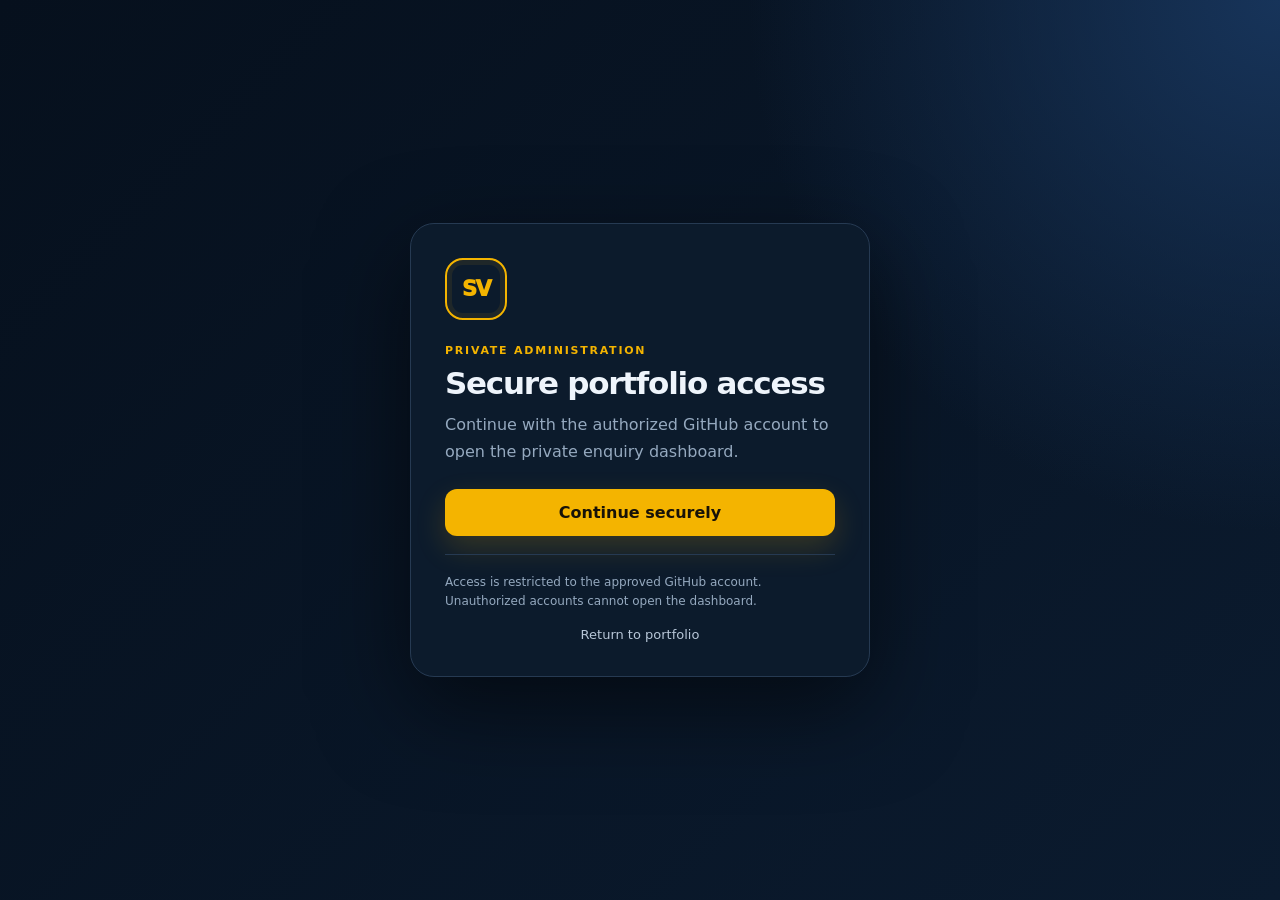
<file: admin-login/index.html>
<!doctype html>
<html lang="en">
<head>
  <meta charset="utf-8">
  <meta name="viewport" content="width=device-width,initial-scale=1">
  <meta name="robots" content="noindex,nofollow,noarchive">
  <meta name="theme-color" content="#07111f">
  <title>SV Private Access</title>
  <style>
    :root{--bg:#06101d;--panel:#0d1b2d;--line:#263a52;--text:#eef4fb;--muted:#95a9bf;--gold:#f4b400}
    *{box-sizing:border-box}body{margin:0;min-height:100vh;display:grid;place-items:center;padding:24px;background:radial-gradient(circle at top right,#17345a 0,transparent 34%),linear-gradient(135deg,#06101d,#0b1b2f);color:var(--text);font-family:Inter,system-ui,-apple-system,"Segoe UI",sans-serif}
    .card{width:min(460px,100%);padding:34px;border:1px solid var(--line);border-radius:24px;background:rgba(13,27,45,.97);box-shadow:0 30px 90px #0008}
    .mark{width:62px;height:62px;display:grid;place-items:center;border:2px solid var(--gold);border-radius:18px;color:var(--gold);font-size:21px;font-weight:950;letter-spacing:-.08em;box-shadow:inset 0 0 0 5px rgba(244,180,0,.08)}
    .eyebrow{display:block;margin-top:24px;color:var(--gold);font-size:11px;font-weight:900;letter-spacing:.16em}.card h1{margin:8px 0 10px;font-size:31px;letter-spacing:-.04em}.card p{margin:0;color:var(--muted);line-height:1.7}
    .btn{display:flex;align-items:center;justify-content:center;gap:10px;width:100%;margin-top:24px;padding:14px 18px;border:0;border-radius:12px;background:var(--gold);color:#171208;text-decoration:none;font-weight:900;box-shadow:0 12px 30px rgba(244,180,0,.18)}
    .note{margin-top:18px;padding-top:18px;border-top:1px solid var(--line);font-size:12px;color:var(--muted);line-height:1.6}.back{display:block;margin-top:16px;text-align:center;color:#b8c7d8;text-decoration:none;font-size:13px}
  </style>
</head>
<body>
  <main class="card">
    <div class="mark">SV</div>
    <span class="eyebrow">PRIVATE ADMINISTRATION</span>
    <h1>Secure portfolio access</h1>
    <p>Continue with the authorized GitHub account to open the private enquiry dashboard.</p>
    <a class="btn" href="https://sp-portfolio-api.spverma135.workers.dev/admin/">Continue securely</a>
    <div class="note">Access is restricted to the approved GitHub account. Unauthorized accounts cannot open the dashboard.</div>
    <a class="back" href="../">Return to portfolio</a>
  </main>
</body>
</html>
</file>
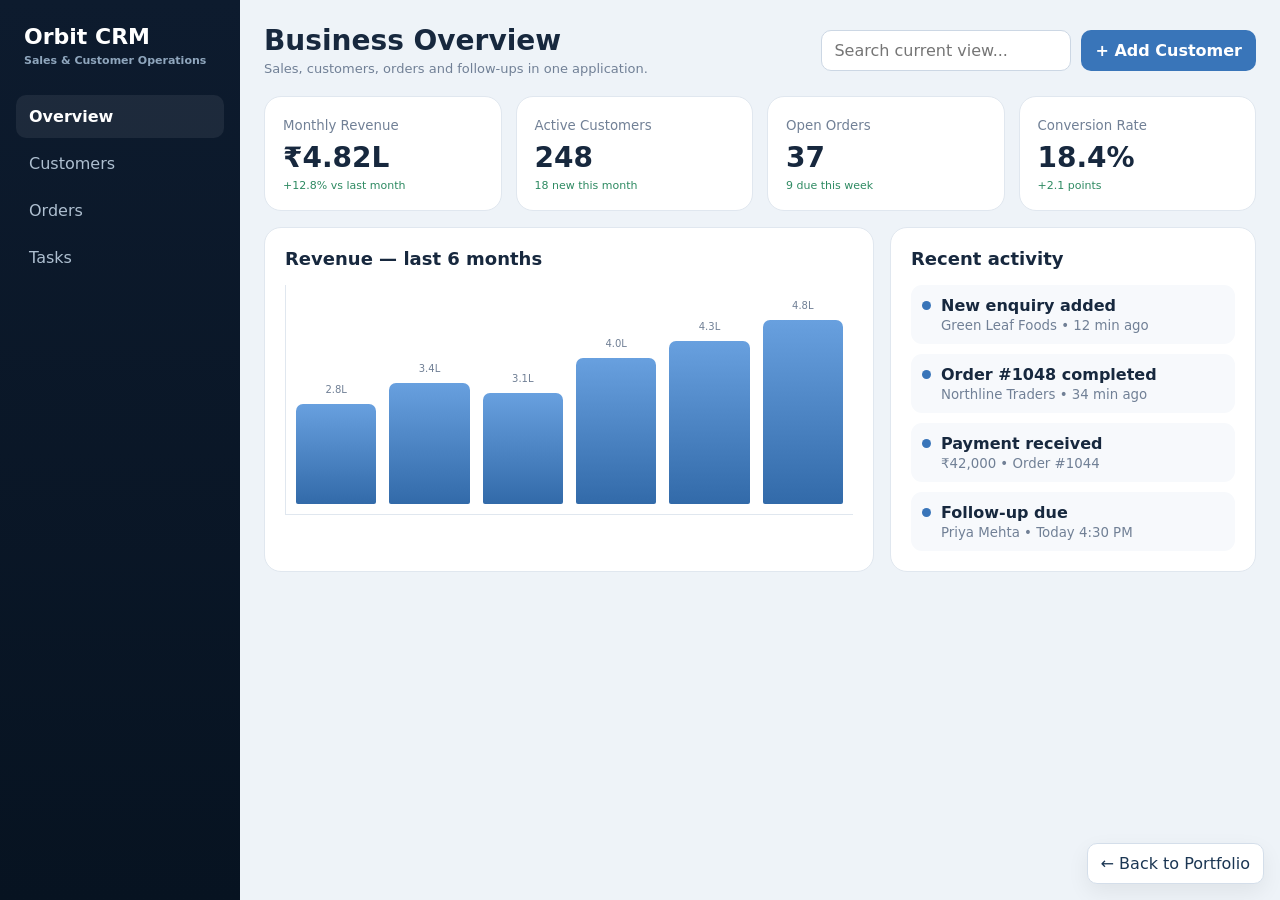
<file: projects/dashboard/index.html>
<!doctype html><html lang="en"><head><meta charset="utf-8"><meta name="viewport" content="width=device-width,initial-scale=1"><title>Orbit CRM — Working Business App Demo</title><style>:root{--nav:#0d1b2e;--nav2:#132944;--blue:#3975b9;--bg:#eef3f8;--ink:#17283e;--muted:#718096;--green:#2e8a62;--amber:#d6982c;--red:#b65252}*{box-sizing:border-box}body{margin:0;font-family:Inter,system-ui,-apple-system,"Segoe UI",sans-serif;background:var(--bg);color:var(--ink)}button,input,select{font:inherit}.app{min-height:100vh;display:grid;grid-template-columns:240px 1fr}.sidebar{background:linear-gradient(180deg,var(--nav),#071321);color:#fff;padding:24px 16px;position:sticky;top:0;height:100vh}.brand{font-size:22px;font-weight:900;margin:0 8px 28px}.brand small{display:block;color:#8fa6bd;font-size:11px;margin-top:5px}.navbtn{display:block;width:100%;border:0;background:transparent;color:#aebfd0;padding:12px 13px;border-radius:10px;text-align:left;margin:4px 0;cursor:pointer}.navbtn.active{background:#ffffff12;color:#fff;font-weight:800}.main{padding:24px}.top{display:flex;gap:16px;align-items:center;margin-bottom:20px}.top h1{font-size:28px;margin:0}.top p{font-size:13px;color:var(--muted);margin:4px 0 0}.actions{margin-left:auto;display:flex;gap:10px}.actions input{border:1px solid #ccd7e4;background:#fff;border-radius:10px;padding:10px 12px;min-width:250px}.primary{border:0;background:var(--blue);color:#fff;border-radius:10px;padding:11px 14px;font-weight:800;cursor:pointer}.view{display:none}.view.active{display:block}.kpis{display:grid;grid-template-columns:repeat(4,1fr);gap:14px}.kpi{background:#fff;border:1px solid #e0e7ef;border-radius:17px;padding:18px}.kpi small{color:var(--muted)}.kpi strong{display:block;font-size:28px;margin-top:7px}.kpi em{display:block;font-style:normal;font-size:11px;color:var(--green);margin-top:5px}.overview-grid{display:grid;grid-template-columns:1.25fr .75fr;gap:16px;margin-top:16px}.panel{background:#fff;border:1px solid #e0e7ef;border-radius:17px;padding:20px}.panel h2{font-size:18px;margin:0 0 16px}.chart{height:230px;display:flex;align-items:end;gap:13px;border-left:1px solid #e0e7ef;border-bottom:1px solid #e0e7ef;padding:10px}.bar{flex:1;background:linear-gradient(#68a0df,#326aa9);border-radius:7px 7px 2px 2px;position:relative}.bar:after{content:attr(data-v);position:absolute;top:-20px;left:50%;transform:translateX(-50%);font-size:10px;color:#718096}.activity{display:grid;gap:10px}.act{display:flex;gap:10px;align-items:flex-start;padding:11px;background:#f7f9fc;border-radius:11px}.dot{width:9px;height:9px;background:var(--blue);border-radius:50%;margin-top:5px}.act small{display:block;color:var(--muted);margin-top:3px}.table-card{background:#fff;border:1px solid #e0e7ef;border-radius:17px;overflow:auto}.table-head{display:flex;align-items:center;gap:10px;padding:18px 18px 10px}.table-head h2{margin:0}.table-head input,.table-head select{margin-left:auto;border:1px solid #cfd9e5;border-radius:9px;padding:9px 11px}.table-head select{margin-left:0}table{width:100%;border-collapse:collapse;min-width:800px}th,td{text-align:left;padding:12px 14px;border-bottom:1px solid #e8edf3;font-size:13px}th{font-size:11px;color:#718096;background:#f9fbfd}.status{padding:5px 8px;border-radius:999px;font-size:11px;font-weight:800}.active-st{background:#e5f4ed;color:#24704e}.lead-st{background:#e8f0fb;color:#326aa9}.pending-st{background:#fff3d8;color:#936615}.done-st{background:#e5f4ed;color:#24704e}.task-grid{display:grid;grid-template-columns:repeat(3,1fr);gap:14px}.task-col{background:#e7edf4;border-radius:16px;padding:13px}.task-col h3{font-size:14px;margin:3px 3px 12px}.task{background:#fff;border-radius:12px;padding:13px;margin:9px 0;box-shadow:0 5px 14px #19324e08}.task b{font-size:13px}.task small{display:block;color:var(--muted);margin-top:7px}.modal{position:fixed;inset:0;background:#071522b8;display:none;place-items:center;padding:18px;z-index:30}.modal.open{display:grid}.modal-card{width:min(500px,100%);background:#fff;border-radius:20px;padding:24px}.modal-card label{display:grid;gap:6px;font-size:12px;font-weight:800;margin:12px 0}.modal-card input,.modal-card select{border:1px solid #ccd7e4;border-radius:9px;padding:11px}.modal-actions{display:flex;justify-content:flex-end;gap:9px;margin-top:16px}.modal-actions button{border:0;border-radius:9px;padding:10px 13px}.back{position:fixed;right:16px;bottom:16px;background:#fff;border:1px solid #d4deea;padding:10px 13px;border-radius:10px;text-decoration:none;color:#1b3653;box-shadow:0 8px 22px #0001}@media(max-width:960px){.kpis{grid-template-columns:repeat(2,1fr)}.overview-grid{grid-template-columns:1fr}.task-grid{grid-template-columns:1fr}}@media(max-width:760px){.app{grid-template-columns:1fr}.sidebar{height:auto;position:static;display:flex;gap:7px;overflow:auto;padding:14px}.brand{min-width:130px;margin:3px 8px}.brand small{display:none}.navbtn{width:auto;white-space:nowrap;margin:0}.main{padding:14px}.top{align-items:flex-start;flex-wrap:wrap}.actions{width:100%;margin-left:0}.actions input{min-width:0;flex:1}.kpis{grid-template-columns:1fr 1fr}.kpi strong{font-size:23px}.chart{height:190px}.table-head{flex-wrap:wrap}.table-head input{margin-left:0;flex:1}.back{position:static;display:inline-block;margin:12px}}</style></head><body><div class="app"><aside class="sidebar"><div class="brand">Orbit CRM<small>Sales & Customer Operations</small></div><button class="navbtn active" data-view="overview">Overview</button><button class="navbtn" data-view="customers">Customers</button><button class="navbtn" data-view="orders">Orders</button><button class="navbtn" data-view="tasks">Tasks</button></aside><main class="main"><div class="top"><div><h1 id="title">Business Overview</h1><p id="subtitle">Sales, customers, orders and follow-ups in one application.</p></div><div class="actions"><input id="globalSearch" placeholder="Search current view..."><button class="primary" id="addCustomerTop">+ Add Customer</button></div></div><section class="view active" id="overview"><div class="kpis"><div class="kpi"><small>Monthly Revenue</small><strong>₹4.82L</strong><em>+12.8% vs last month</em></div><div class="kpi"><small>Active Customers</small><strong id="custCount">248</strong><em>18 new this month</em></div><div class="kpi"><small>Open Orders</small><strong id="orderCount">37</strong><em>9 due this week</em></div><div class="kpi"><small>Conversion Rate</small><strong>18.4%</strong><em>+2.1 points</em></div></div><div class="overview-grid"><div class="panel"><h2>Revenue — last 6 months</h2><div class="chart"><div class="bar" data-v="2.8L" style="height:48%"></div><div class="bar" data-v="3.4L" style="height:58%"></div><div class="bar" data-v="3.1L" style="height:53%"></div><div class="bar" data-v="4.0L" style="height:70%"></div><div class="bar" data-v="4.3L" style="height:78%"></div><div class="bar" data-v="4.8L" style="height:88%"></div></div></div><div class="panel"><h2>Recent activity</h2><div class="activity"><div class="act"><i class="dot"></i><div><b>New enquiry added</b><small>Green Leaf Foods • 12 min ago</small></div></div><div class="act"><i class="dot"></i><div><b>Order #1048 completed</b><small>Northline Traders • 34 min ago</small></div></div><div class="act"><i class="dot"></i><div><b>Payment received</b><small>₹42,000 • Order #1044</small></div></div><div class="act"><i class="dot"></i><div><b>Follow-up due</b><small>Priya Mehta • Today 4:30 PM</small></div></div></div></div></div></section><section class="view" id="customers"><div class="table-card"><div class="table-head"><h2>Customer Directory</h2><input id="customerSearch" placeholder="Search customers"><select id="customerFilter"><option value="all">All</option><option value="Active">Active</option><option value="Lead">Lead</option></select><button class="primary" id="addCustomerBtn">+ Add</button></div><table><thead><tr><th>NAME</th><th>COMPANY</th><th>PHONE</th><th>VALUE</th><th>STATUS</th></tr></thead><tbody id="customerRows"></tbody></table></div></section><section class="view" id="orders"><div class="table-card"><div class="table-head"><h2>Order Pipeline</h2><input id="orderSearch" placeholder="Search order / customer"><select id="orderFilter"><option value="all">All status</option><option>Pending</option><option>Completed</option></select></div><table><thead><tr><th>ORDER</th><th>CUSTOMER</th><th>SERVICE</th><th>VALUE</th><th>DUE DATE</th><th>STATUS</th></tr></thead><tbody id="orderRows"></tbody></table></div></section><section class="view" id="tasks"><div class="task-grid"><div class="task-col"><h3>TO DO</h3><div class="task"><b>Call Jaipur Retail lead</b><small>High priority • Today</small></div><div class="task"><b>Prepare quotation #Q118</b><small>Northline Traders</small></div></div><div class="task-col"><h3>IN PROGRESS</h3><div class="task"><b>Website onboarding</b><small>Green Leaf Foods</small></div><div class="task"><b>Payment follow-up</b><small>AS Retail • ₹18,000</small></div></div><div class="task-col"><h3>COMPLETED</h3><div class="task"><b>Close order #1048</b><small>Completed today</small></div><div class="task"><b>Send July report</b><small>Completed yesterday</small></div></div></div></section></main></div><div class="modal" id="customerModal"><form class="modal-card" id="customerForm"><h2>Add Customer</h2><label>Name<input id="newName" required></label><label>Company<input id="newCompany" required></label><label>Phone<input id="newPhone" inputmode="tel" required></label><label>Estimated value<input id="newValue" required placeholder="₹25,000"></label><label>Status<select id="newStatus"><option>Active</option><option>Lead</option></select></label><div class="modal-actions"><button type="button" id="cancelCustomer">Cancel</button><button type="submit" class="primary">Save Customer</button></div></form></div><a class="back" href="../../index.html#work">← Back to Portfolio</a><script>const customers=[{name:'Rohan Sharma',company:'Northline Traders',phone:'9876503101',value:'₹42,000',status:'Active'},{name:'Priya Mehta',company:'Mehta Studio',phone:'9876503102',value:'₹28,500',status:'Active'},{name:'Arjun Singh',company:'AS Retail',phone:'9876503103',value:'₹65,200',status:'Active'},{name:'Neha Jain',company:'Green Leaf Foods',phone:'9876503104',value:'₹31,400',status:'Lead'},{name:'Karan Joshi',company:'Jaipur Retail',phone:'9876503105',value:'₹22,000',status:'Lead'}];const orders=[{id:'#1048',customer:'Northline Traders',service:'Business Website',value:'₹42,000',due:'30 Jul 2026',status:'Completed'},{id:'#1052',customer:'Green Leaf Foods',service:'Social Media Pack',value:'₹18,500',due:'03 Aug 2026',status:'Pending'},{id:'#1056',customer:'AS Retail',service:'Web App Setup',value:'₹65,200',due:'07 Aug 2026',status:'Pending'},{id:'#1061',customer:'Mehta Studio',service:'Portfolio Website',value:'₹28,500',due:'12 Aug 2026',status:'Pending'}];const $=s=>document.querySelector(s),$$=s=>[...document.querySelectorAll(s)];function renderCustomers(){const q=$('#customerSearch').value.toLowerCase(),f=$('#customerFilter').value;$('#customerRows').innerHTML=customers.filter(c=>(f==='all'||c.status===f)&&(`${c.name} ${c.company} ${c.phone}`.toLowerCase().includes(q))).map(c=>`<tr><td><b>${c.name}</b></td><td>${c.company}</td><td>${c.phone}</td><td>${c.value}</td><td><span class="status ${c.status==='Active'?'active-st':'lead-st'}">${c.status}</span></td></tr>`).join('');$('#custCount').textContent=248+Math.max(0,customers.length-5)}function renderOrders(){const q=$('#orderSearch').value.toLowerCase(),f=$('#orderFilter').value;$('#orderRows').innerHTML=orders.filter(o=>(f==='all'||o.status===f)&&(`${o.id} ${o.customer} ${o.service}`.toLowerCase().includes(q))).map(o=>`<tr><td><b>${o.id}</b></td><td>${o.customer}</td><td>${o.service}</td><td>${o.value}</td><td>${o.due}</td><td><span class="status ${o.status==='Completed'?'done-st':'pending-st'}">${o.status}</span></td></tr>`).join('')}const titles={overview:['Business Overview','Sales, customers, orders and follow-ups in one application.'],customers:['Customers','Search, filter and add customer records.'],orders:['Orders','Track service orders, values, due dates and status.'],tasks:['Tasks','Simple visual task pipeline for daily follow-up work.']};$$('.navbtn').forEach(b=>b.onclick=()=>{$$('.navbtn').forEach(x=>x.classList.remove('active'));b.classList.add('active');$$('.view').forEach(v=>v.classList.remove('active'));$('#'+b.dataset.view).classList.add('active');$('#title').textContent=titles[b.dataset.view][0];$('#subtitle').textContent=titles[b.dataset.view][1];$('#globalSearch').value=''});$('#customerSearch').oninput=renderCustomers;$('#customerFilter').onchange=renderCustomers;$('#orderSearch').oninput=renderOrders;$('#orderFilter').onchange=renderOrders;$('#globalSearch').oninput=e=>{const active=$('.view.active').id;if(active==='customers'){ $('#customerSearch').value=e.target.value;renderCustomers()}if(active==='orders'){ $('#orderSearch').value=e.target.value;renderOrders()}};const modal=$('#customerModal');function openCustomer(){modal.classList.add('open')}$('#addCustomerTop').onclick=openCustomer;$('#addCustomerBtn').onclick=openCustomer;$('#cancelCustomer').onclick=()=>modal.classList.remove('open');$('#customerForm').onsubmit=e=>{e.preventDefault();customers.unshift({name:$('#newName').value,company:$('#newCompany').value,phone:$('#newPhone').value,value:$('#newValue').value,status:$('#newStatus').value});renderCustomers();modal.classList.remove('open');e.target.reset()};renderCustomers();renderOrders();</script></body></html>
</file>
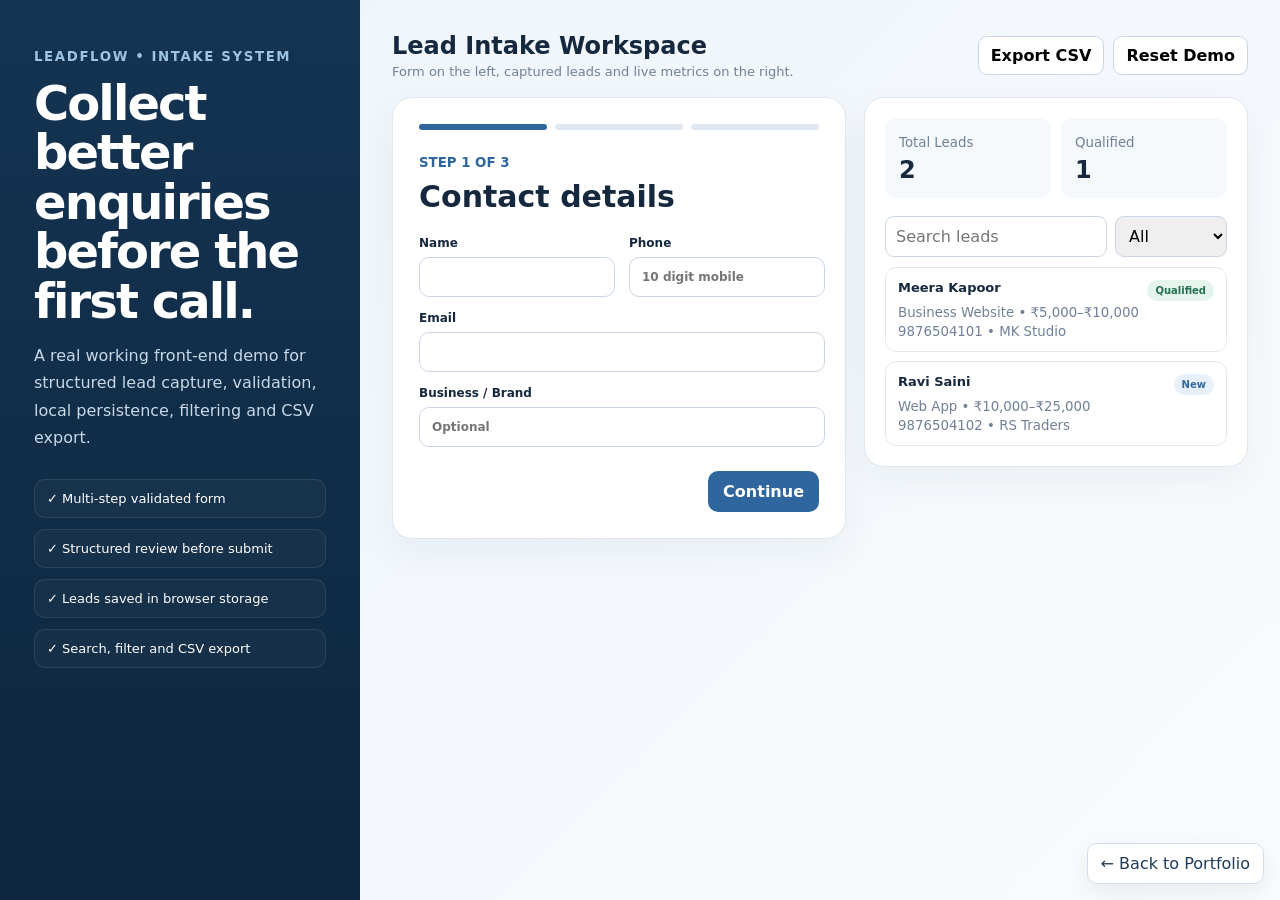
<file: projects/form/index.html>
<!doctype html><html lang="en"><head><meta charset="utf-8"><meta name="viewport" content="width=device-width,initial-scale=1"><title>LeadFlow Intake — Working Data Collection App</title><style>:root{--blue:#2f669e;--nav:#143452;--ink:#16283d;--bg:#edf4fb;--muted:#718096;--green:#2e8a63}*{box-sizing:border-box}body{margin:0;font-family:Inter,system-ui,-apple-system,"Segoe UI",sans-serif;background:linear-gradient(135deg,#edf4fb,#f9fbfd);color:var(--ink)}button,input,select,textarea{font:inherit}.layout{min-height:100vh;display:grid;grid-template-columns:360px 1fr}.info{background:linear-gradient(180deg,var(--nav),#0d263e);color:#fff;padding:46px 34px;position:sticky;top:0;height:100vh}.info small{font-weight:900;letter-spacing:.12em;color:#9ec3e5}.info h1{font-size:48px;line-height:1.03;letter-spacing:-.04em;margin:14px 0}.info p{color:#c8d8e7;line-height:1.7}.bullets{display:grid;gap:11px;margin-top:28px}.bullet{padding:11px 12px;border:1px solid #ffffff16;border-radius:11px;background:#ffffff08;font-size:13px}.main{padding:32px}.top{display:flex;align-items:center;gap:14px;margin-bottom:18px}.top h2{margin:0}.top p{margin:4px 0 0;color:var(--muted);font-size:13px}.top-actions{margin-left:auto;display:flex;gap:9px}.top-actions button{border:1px solid #cbd7e4;background:#fff;border-radius:9px;padding:9px 12px;font-weight:800}.workspace{display:grid;grid-template-columns:minmax(0,680px) 1fr;gap:18px;align-items:start}.card,.panel{background:#fff;border:1px solid #e0e7ef;border-radius:20px;box-shadow:0 14px 35px #1737540d}.card{padding:26px}.progress{display:flex;gap:8px;margin-bottom:22px}.progress i{height:6px;flex:1;background:#dfe7f0;border-radius:8px}.progress i.on{background:var(--blue)}.step{display:none}.step.active{display:block}.step small{font-weight:900;color:var(--blue)}.step h3{font-size:30px;margin:8px 0 22px}.grid{display:grid;grid-template-columns:1fr 1fr;gap:14px}.field{display:grid;gap:7px;font-size:12px;font-weight:800}.field.full{grid-column:1/-1}.field input,.field select,.field textarea{border:1px solid #cad6e3;border-radius:10px;padding:12px;background:#fff}.actions{display:flex;justify-content:space-between;margin-top:24px}.actions button{border:0;border-radius:10px;padding:11px 15px;font-weight:800}.next{background:var(--blue);color:#fff}.prev{background:#eaf0f6;color:#2c4968}.summary{display:grid;gap:10px}.summary div{background:#f5f8fc;border-radius:10px;padding:12px}.success{display:none;text-align:center;padding:34px 0}.success .icon{font-size:56px}.side-panel{padding:20px}.metric-grid{display:grid;grid-template-columns:1fr 1fr;gap:10px}.metric{background:#f6f9fc;border-radius:12px;padding:14px}.metric small{color:var(--muted)}.metric b{display:block;font-size:24px;margin-top:5px}.lead-tools{display:flex;gap:8px;margin:18px 0 10px}.lead-tools input{flex:1;border:1px solid #cad6e3;border-radius:9px;padding:9px 10px}.lead-tools select{border:1px solid #cad6e3;border-radius:9px;padding:9px}.lead-list{display:grid;gap:9px;max-height:430px;overflow:auto}.lead{padding:12px;border:1px solid #e1e7ef;border-radius:11px}.lead-head{display:flex;justify-content:space-between;gap:12px}.lead b{font-size:13px}.lead small{display:block;color:var(--muted);margin-top:4px}.pill{padding:5px 8px;border-radius:999px;font-size:10px;font-weight:900}.new{background:#e7f0fb;color:#32699f}.qualified{background:#e5f4ed;color:#24704e}.back{position:fixed;right:16px;bottom:16px;background:#fff;border:1px solid #d4deea;padding:10px 13px;border-radius:10px;text-decoration:none;color:#203b57;box-shadow:0 8px 22px #0001}@media(max-width:1050px){.workspace{grid-template-columns:1fr}.side-panel{order:-1}.lead-list{max-height:260px}}@media(max-width:800px){.layout{grid-template-columns:1fr}.info{position:static;height:auto;padding:30px 22px}.info h1{font-size:40px}.main{padding:18px}.top{align-items:flex-start;flex-wrap:wrap}.top-actions{width:100%;margin-left:0}.grid{grid-template-columns:1fr}.field.full{grid-column:auto}.metric-grid{grid-template-columns:1fr 1fr}.back{position:static;display:inline-block;margin:12px}}</style></head><body><div class="layout"><aside class="info"><small>LEADFLOW • INTAKE SYSTEM</small><h1>Collect better enquiries before the first call.</h1><p>A real working front-end demo for structured lead capture, validation, local persistence, filtering and CSV export.</p><div class="bullets"><div class="bullet">✓ Multi-step validated form</div><div class="bullet">✓ Structured review before submit</div><div class="bullet">✓ Leads saved in browser storage</div><div class="bullet">✓ Search, filter and CSV export</div></div></aside><main class="main"><div class="top"><div><h2>Lead Intake Workspace</h2><p>Form on the left, captured leads and live metrics on the right.</p></div><div class="top-actions"><button id="exportCsv">Export CSV</button><button id="clearData">Reset Demo</button></div></div><div class="workspace"><div class="card"><div class="progress"><i class="on"></i><i></i><i></i></div><form id="form"><section class="step active" data-step="0"><small>STEP 1 OF 3</small><h3>Contact details</h3><div class="grid"><label class="field">Name<input id="name" required></label><label class="field">Phone<input id="phone" required inputmode="tel" pattern="[0-9]{10}" placeholder="10 digit mobile"></label><label class="field full">Email<input id="email" type="email" required></label><label class="field full">Business / Brand<input id="business" placeholder="Optional"></label></div><div class="actions"><span></span><button class="next" type="button">Continue</button></div></section><section class="step" data-step="1"><small>STEP 2 OF 3</small><h3>Project requirement</h3><div class="grid"><label class="field">Work type<select id="type"><option>Business Website</option><option>Web App</option><option>Library / Management App</option><option>Portfolio / Landing Page</option><option>Social Media Design</option><option>Data / Excel Work</option></select></label><label class="field">Budget<select id="budget"><option>₹2,000–₹5,000</option><option>₹5,000–₹10,000</option><option>₹10,000–₹25,000</option><option>₹25,000+</option></select></label><label class="field">Delivery<select id="delivery"><option>Urgent — 1 to 3 days</option><option>Within 1 week</option><option>Within 2 weeks</option><option>Flexible</option></select></label><label class="field">Lead status<select id="status"><option>New</option><option>Qualified</option></select></label><label class="field full">Requirement<textarea id="req" rows="5" required placeholder="What exactly do you need?"></textarea></label></div><div class="actions"><button class="prev" type="button">Back</button><button class="next" type="button">Review</button></div></section><section class="step" data-step="2"><small>STEP 3 OF 3</small><h3>Review before submit</h3><div class="summary" id="summary"></div><div class="actions"><button class="prev" type="button">Back</button><button class="next" type="submit">Submit Lead</button></div></section></form><div class="success" id="success"><div class="icon">✅</div><h3>Lead captured</h3><p>This record has been saved to the demo workspace.</p><button class="next" id="again">Capture Another Lead</button></div></div><aside class="panel side-panel"><div class="metric-grid"><div class="metric"><small>Total Leads</small><b id="mTotal">0</b></div><div class="metric"><small>Qualified</small><b id="mQualified">0</b></div></div><div class="lead-tools"><input id="leadSearch" placeholder="Search leads"><select id="leadFilter"><option value="all">All</option><option>New</option><option>Qualified</option></select></div><div class="lead-list" id="leadList"></div></aside></div></main></div><a class="back" href="../../index.html#work">← Back to Portfolio</a><script>const seed=[{name:'Meera Kapoor',phone:'9876504101',email:'meera@example.com',business:'MK Studio',type:'Business Website',budget:'₹5,000–₹10,000',delivery:'Within 1 week',status:'Qualified',req:'Need a clean service website with WhatsApp enquiry.'},{name:'Ravi Saini',phone:'9876504102',email:'ravi@example.com',business:'RS Traders',type:'Web App',budget:'₹10,000–₹25,000',delivery:'Within 2 weeks',status:'New',req:'Simple order and customer tracking dashboard.'}];let leads=JSON.parse(localStorage.getItem('leadFlowDemo')||'null')||seed;let step=0;const $=s=>document.querySelector(s),$$=s=>[...document.querySelectorAll(s)],steps=$$('.step'),bars=$$('.progress i'),form=$('#form');function save(){localStorage.setItem('leadFlowDemo',JSON.stringify(leads));renderLeads()}function show(n){step=n;steps.forEach((s,i)=>s.classList.toggle('active',i===n));bars.forEach((b,i)=>b.classList.toggle('on',i<=n));if(n===2){$('#summary').innerHTML=`<div><b>Name:</b> ${$('#name').value}</div><div><b>Phone:</b> ${$('#phone').value}</div><div><b>Work:</b> ${$('#type').value}</div><div><b>Budget:</b> ${$('#budget').value}</div><div><b>Delivery:</b> ${$('#delivery').value}</div><div><b>Requirement:</b> ${$('#req').value}</div>`}}function validateCurrent(){const fields=[...steps[step].querySelectorAll('input,textarea')];const invalid=fields.find(x=>!x.checkValidity());if(invalid){invalid.reportValidity();return false}return true}$$('.next[type="button"]').forEach(b=>b.onclick=()=>{if(validateCurrent())show(step+1)});$$('.prev').forEach(b=>b.onclick=()=>show(step-1));form.onsubmit=e=>{e.preventDefault();leads.unshift({name:$('#name').value.trim(),phone:$('#phone').value.trim(),email:$('#email').value.trim(),business:$('#business').value.trim(),type:$('#type').value,budget:$('#budget').value,delivery:$('#delivery').value,status:$('#status').value,req:$('#req').value.trim()});save();form.style.display='none';$('#success').style.display='block'};$('#again').onclick=()=>{form.reset();form.style.display='block';$('#success').style.display='none';show(0)};function renderLeads(){const q=$('#leadSearch').value.toLowerCase(),f=$('#leadFilter').value,filtered=leads.filter(l=>(f==='all'||l.status===f)&&(`${l.name} ${l.business} ${l.type} ${l.phone}`.toLowerCase().includes(q)));$('#leadList').innerHTML=filtered.map(l=>`<div class="lead"><div class="lead-head"><b>${l.name}</b><span class="pill ${l.status.toLowerCase()}">${l.status}</span></div><small>${l.type} • ${l.budget}</small><small>${l.phone}${l.business?' • '+l.business:''}</small></div>`).join('')||'<p style="color:#718096">No matching leads.</p>';$('#mTotal').textContent=leads.length;$('#mQualified').textContent=leads.filter(l=>l.status==='Qualified').length}$('#leadSearch').oninput=renderLeads;$('#leadFilter').onchange=renderLeads;$('#clearData').onclick=()=>{if(confirm('Reset the demo leads?')){leads=[...seed];save()}};$('#exportCsv').onclick=()=>{const rows=[['Name','Phone','Email','Business','Type','Budget','Delivery','Status','Requirement'],...leads.map(l=>[l.name,l.phone,l.email,l.business,l.type,l.budget,l.delivery,l.status,l.req])],csv=rows.map(r=>r.map(v=>'"'+String(v||'').replaceAll('"','""')+'"').join(',')).join('\n'),blob=new Blob([csv],{type:'text/csv'}),a=document.createElement('a');a.href=URL.createObjectURL(blob);a.download='leadflow-demo.csv';a.click();URL.revokeObjectURL(a.href)};renderLeads();</script></body></html>
</file>
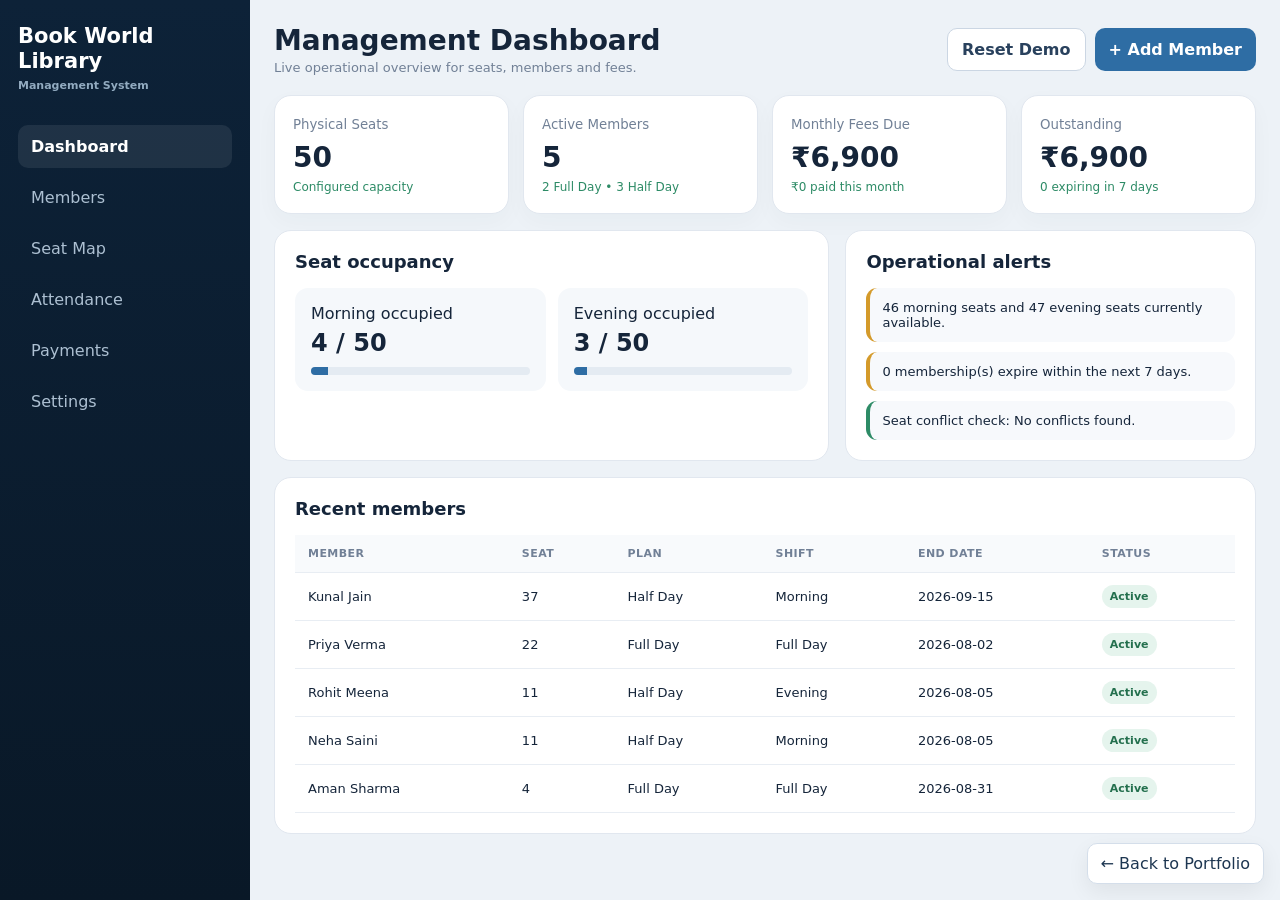
<file: projects/library/index.html>
<!doctype html><html lang="en"><head><meta charset="utf-8"><meta name="viewport" content="width=device-width,initial-scale=1"><title>Book World Library Management — Working App Demo</title><style>:root{--nav:#0d2238;--nav2:#14334e;--blue:#2e6da4;--green:#2d8b66;--amber:#d49a2a;--red:#b84b4b;--bg:#edf2f7;--ink:#15253a;--muted:#718096;--line:#dbe3ed}*{box-sizing:border-box}body{margin:0;font-family:Inter,system-ui,-apple-system,"Segoe UI",sans-serif;background:var(--bg);color:var(--ink)}button,input,select{font:inherit}.app{min-height:100vh;display:grid;grid-template-columns:250px 1fr}.sidebar{background:linear-gradient(180deg,var(--nav),#091827);color:#fff;padding:24px 18px;position:sticky;top:0;height:100vh}.brand{font-weight:900;font-size:21px;line-height:1.2;margin-bottom:28px}.brand small{display:block;font-size:11px;color:#92abc0;margin-top:5px;font-weight:600}.navbtn{width:100%;text-align:left;border:0;background:transparent;color:#adc0d2;padding:12px 13px;border-radius:10px;margin:4px 0;cursor:pointer}.navbtn.active{background:#ffffff14;color:#fff;font-weight:800}.main{padding:24px}.top{display:flex;align-items:center;gap:14px;margin-bottom:20px}.top h1{font-size:28px;margin:0}.top p{margin:3px 0 0;color:var(--muted);font-size:13px}.top-actions{margin-left:auto;display:flex;gap:9px}.top-actions button,.primary{border:0;background:var(--blue);color:#fff;border-radius:10px;padding:11px 14px;font-weight:800;cursor:pointer}.ghost{border:1px solid #cbd6e3!important;background:#fff!important;color:#29415d!important}.view{display:none}.view.active{display:block}.kpis{display:grid;grid-template-columns:repeat(4,1fr);gap:14px}.kpi{background:#fff;border:1px solid #e1e7ef;border-radius:17px;padding:18px;box-shadow:0 8px 22px #18304a08}.kpi small{color:var(--muted)}.kpi strong{display:block;font-size:28px;margin:8px 0 2px}.kpi em{font-style:normal;font-size:12px;color:var(--green)}.dash-grid{display:grid;grid-template-columns:1.15fr .85fr;gap:16px;margin-top:16px}.panel{background:#fff;border:1px solid #e1e7ef;border-radius:17px;padding:20px}.panel h2{font-size:18px;margin:0 0 16px}.occ{display:grid;grid-template-columns:1fr 1fr;gap:12px}.occ-card{padding:16px;border-radius:13px;background:#f5f8fb}.occ-card b{display:block;font-size:24px;margin-top:6px}.meter{height:8px;background:#e4ebf2;border-radius:8px;overflow:hidden;margin-top:10px}.meter i{display:block;height:100%;background:var(--blue);width:0}.alerts{display:grid;gap:10px}.alert{padding:12px;border-radius:11px;background:#f7f9fc;border-left:4px solid var(--amber);font-size:13px}.toolbar{display:flex;gap:10px;margin-bottom:14px;flex-wrap:wrap}.toolbar input,.toolbar select{border:1px solid #cfd9e5;background:#fff;border-radius:10px;padding:10px 12px}.toolbar input{min-width:230px}.table{background:#fff;border:1px solid #e1e7ef;border-radius:17px;overflow:auto}table{width:100%;border-collapse:collapse;min-width:850px}th,td{text-align:left;padding:12px 13px;border-bottom:1px solid #e8edf3;font-size:13px}th{font-size:11px;color:#718096;background:#f8fafc;letter-spacing:.04em}.pill{display:inline-flex;padding:5px 8px;border-radius:999px;font-size:11px;font-weight:800}.active-pill{background:#e5f4ed;color:#24704e}.inactive-pill{background:#edf0f4;color:#607084}.paid{background:#e5f4ed;color:#24704e}.partial{background:#fff3d7;color:#986913}.unpaid{background:#fde9e9;color:#a13e3e}.seat-wrap{display:grid;grid-template-columns:1fr 280px;gap:16px}.seat-grid{display:grid;grid-template-columns:repeat(10,1fr);gap:9px}.seat{aspect-ratio:1;border:1px solid #d9e2ec;background:#fff;border-radius:11px;padding:7px;cursor:pointer;position:relative;min-width:0}.seat b{font-size:12px}.seat small{display:block;font-size:9px;color:var(--muted);margin-top:3px;white-space:nowrap;overflow:hidden;text-overflow:ellipsis}.seat.full{background:#e5eefb;border-color:#8eb1dc}.seat.half{background:#e6f4ec;border-color:#8bc7aa}.seat.conflict{background:#fde7e7;border-color:#d57979}.legend{display:flex;gap:12px;flex-wrap:wrap;font-size:12px;margin-bottom:14px}.legend i{width:11px;height:11px;border-radius:3px;display:inline-block;margin-right:5px}.detail{background:#fff;border:1px solid #e1e7ef;border-radius:17px;padding:18px;position:sticky;top:20px;height:max-content}.detail h3{margin:0 0 12px}.detail p{font-size:13px;color:var(--muted);line-height:1.6}.form-grid{display:grid;grid-template-columns:1fr 1fr;gap:12px}.field{display:grid;gap:6px;font-size:12px;font-weight:800}.field.wide{grid-column:1/-1}.field input,.field select{border:1px solid #cfd9e5;border-radius:9px;padding:10px 11px}.modal{position:fixed;inset:0;background:#071521b8;display:none;place-items:center;padding:18px;z-index:40}.modal.open{display:grid}.modal-card{width:min(620px,100%);max-height:90vh;overflow:auto;background:#fff;border-radius:20px;padding:24px}.modal-head{display:flex;align-items:center;justify-content:space-between}.modal-head button{border:0;background:#eef2f6;width:34px;height:34px;border-radius:50%;font-size:18px}.error{display:none;margin-top:12px;padding:10px;border-radius:9px;background:#fde9e9;color:#9d3737;font-size:12px}.settings{display:grid;grid-template-columns:1fr 1fr;gap:14px;max-width:760px}.settings .panel label{display:grid;gap:7px;margin:13px 0;font-size:13px;font-weight:800}.settings input{border:1px solid #ccd7e3;border-radius:9px;padding:11px}.back{position:fixed;right:16px;bottom:16px;background:#fff;border:1px solid #d4deea;border-radius:10px;padding:10px 13px;text-decoration:none;color:#1d3651;box-shadow:0 8px 22px #0001}@media(max-width:1000px){.kpis{grid-template-columns:repeat(2,1fr)}.dash-grid,.seat-wrap{grid-template-columns:1fr}.seat-grid{grid-template-columns:repeat(5,1fr)}.detail{position:static}}@media(max-width:760px){.app{grid-template-columns:1fr}.sidebar{height:auto;position:static;padding:15px;display:flex;gap:7px;overflow:auto}.brand{min-width:175px;margin:0}.brand small{display:none}.navbtn{width:auto;white-space:nowrap;margin:0}.main{padding:14px}.top{align-items:flex-start;flex-wrap:wrap}.top-actions{width:100%;margin-left:0}.top-actions button{flex:1}.kpis{grid-template-columns:1fr 1fr}.kpi strong{font-size:23px}.occ{grid-template-columns:1fr}.seat-grid{grid-template-columns:repeat(5,1fr);gap:6px}.seat{border-radius:8px;padding:5px}.settings,.form-grid{grid-template-columns:1fr}.field.wide{grid-column:auto}.toolbar input{min-width:0;flex:1}.back{position:static;display:inline-block;margin:12px}}</style></head><body><div class="app"><aside class="sidebar"><div class="brand">Book World Library<small>Management System</small></div><button class="navbtn active" data-view="dashboard">Dashboard</button><button class="navbtn" data-view="members">Members</button><button class="navbtn" data-view="seats">Seat Map</button><button class="navbtn" data-view="attendance">Attendance</button><button class="navbtn" data-view="payments">Payments</button><button class="navbtn" data-view="settings">Settings</button></aside><main class="main"><div class="top"><div><h1 id="viewTitle">Management Dashboard</h1><p id="viewSub">Live operational overview for seats, members and fees.</p></div><div class="top-actions"><button class="ghost" id="resetDemo">Reset Demo</button><button id="addMemberTop">+ Add Member</button></div></div><section class="view active" id="dashboard"><div class="kpis"><div class="kpi"><small>Physical Seats</small><strong>50</strong><em>Configured capacity</em></div><div class="kpi"><small>Active Members</small><strong id="kActive">0</strong><em id="kPlans">0 Full Day • 0 Half Day</em></div><div class="kpi"><small>Monthly Fees Due</small><strong id="kDue">₹0</strong><em id="kPaid">₹0 paid</em></div><div class="kpi"><small>Outstanding</small><strong id="kOut">₹0</strong><em id="kExpire">0 expiring in 7 days</em></div></div><div class="dash-grid"><div class="panel"><h2>Seat occupancy</h2><div class="occ"><div class="occ-card">Morning occupied<b id="morningOcc">0 / 50</b><div class="meter"><i id="morningMeter"></i></div></div><div class="occ-card">Evening occupied<b id="eveningOcc">0 / 50</b><div class="meter"><i id="eveningMeter"></i></div></div></div></div><div class="panel"><h2>Operational alerts</h2><div class="alerts" id="alerts"></div></div></div><div class="panel" style="margin-top:16px"><h2>Recent members</h2><div style="overflow:auto"><table><thead><tr><th>MEMBER</th><th>SEAT</th><th>PLAN</th><th>SHIFT</th><th>END DATE</th><th>STATUS</th></tr></thead><tbody id="recentMembers"></tbody></table></div></div></section><section class="view" id="members"><div class="toolbar"><input id="memberSearch" placeholder="Search member / phone / seat"><select id="memberStatus"><option value="all">All status</option><option>Active</option><option>Inactive</option></select><button class="primary" id="addMemberBtn">+ Add Member</button></div><div class="table"><table><thead><tr><th>ID</th><th>STUDENT NAME</th><th>MOBILE</th><th>SEAT</th><th>PLAN</th><th>SHIFT</th><th>MONTHLY FEE</th><th>END DATE</th><th>STATUS</th></tr></thead><tbody id="memberRows"></tbody></table></div></section><section class="view" id="seats"><div class="legend"><span><i style="background:#fff;border:1px solid #ccd7e3"></i>Available</span><span><i style="background:#e5eefb"></i>Full Day</span><span><i style="background:#e6f4ec"></i>Half Day</span><span><i style="background:#fde7e7"></i>Conflict</span></div><div class="seat-wrap"><div class="seat-grid" id="seatGrid"></div><aside class="detail" id="seatDetail"><h3>Select a seat</h3><p>One seat can hold either one Full Day member, or one Morning + one Evening Half Day member.</p></aside></div></section><section class="view" id="attendance"><div class="toolbar"><select id="attMember"></select><select id="attStatus"><option>Present</option><option>Absent</option><option>Leave</option></select><input id="inTime" type="time"><input id="outTime" type="time"><button class="primary" id="markAttendance">Mark Attendance</button></div><div class="table"><table><thead><tr><th>DATE</th><th>MEMBER</th><th>SEAT</th><th>SHIFT</th><th>ATTENDANCE</th><th>IN</th><th>OUT</th></tr></thead><tbody id="attendanceRows"></tbody></table></div></section><section class="view" id="payments"><div class="toolbar"><select id="payMember"></select><input id="payAmount" type="number" min="0" placeholder="Amount"><select id="payMethod"><option>UPI</option><option>Cash</option><option>Bank Transfer</option><option>Other</option></select><select id="payStatus"><option>Paid</option><option>Partial</option><option>Unpaid</option></select><button class="primary" id="addPayment">Add Payment</button></div><div class="table"><table><thead><tr><th>DATE</th><th>MEMBER</th><th>MONTH</th><th>AMOUNT</th><th>METHOD</th><th>STATUS</th></tr></thead><tbody id="paymentRows"></tbody></table></div></section><section class="view" id="settings"><div class="settings"><div class="panel"><h2>Membership fees</h2><label>Full Day Monthly Fee<input id="fullFee" type="number" min="0"></label><label>Half Day Monthly Fee<input id="halfFee" type="number" min="0"></label><button class="primary" id="saveSettings">Save Settings</button></div><div class="panel"><h2>Operational rules</h2><p style="color:var(--muted);line-height:1.7;font-size:14px">Physical seats: <b>50</b><br>Plans: <b>Full Day / Half Day</b><br>Half Day shifts: <b>Morning / Evening</b><br>Payment methods: <b>Cash / UPI / Bank Transfer / Other</b></p></div></div></section></main></div><div class="modal" id="memberModal"><form class="modal-card" id="memberForm"><div class="modal-head"><h2>Add Library Member</h2><button type="button" id="closeMember">×</button></div><div class="form-grid"><label class="field">Student Name<input id="mName" required></label><label class="field">Mobile No.<input id="mPhone" inputmode="tel" required></label><label class="field">Guardian Name<input id="mGuardian"></label><label class="field">Seat No.<select id="mSeat"></select></label><label class="field">Plan<select id="mPlan"><option>Full Day</option><option>Half Day</option></select></label><label class="field">Shift<select id="mShift"><option>Full Day</option><option>Morning</option><option>Evening</option></select></label><label class="field">Join Date<input id="mJoin" type="date" required></label><label class="field">End Date<input id="mEnd" type="date" required></label><label class="field">Status<select id="mStatus"><option>Active</option><option>Inactive</option></select></label><label class="field">Payment Cycle<select id="mCycle"><option>Monthly</option><option>Quarterly</option></select></label></div><div class="error" id="memberError"></div><div style="display:flex;justify-content:flex-end;gap:9px;margin-top:18px"><button class="ghost" type="button" id="cancelMember">Cancel</button><button class="primary" type="submit">Save Member</button></div></form></div><a class="back" href="../../index.html#work">← Back to Portfolio</a><script>const seed={settings:{fullFee:1800,halfFee:1100},members:[{id:'BW-001',name:'Aman Sharma',phone:'9876501201',guardian:'Rajesh Sharma',seat:4,plan:'Full Day',shift:'Full Day',join:'2026-07-01',end:'2026-08-31',status:'Active',cycle:'Monthly'},{id:'BW-002',name:'Neha Saini',phone:'9876501202',guardian:'Mahesh Saini',seat:11,plan:'Half Day',shift:'Morning',join:'2026-07-05',end:'2026-08-05',status:'Active',cycle:'Monthly'},{id:'BW-003',name:'Rohit Meena',phone:'9876501203',guardian:'Suresh Meena',seat:11,plan:'Half Day',shift:'Evening',join:'2026-07-05',end:'2026-08-05',status:'Active',cycle:'Monthly'},{id:'BW-004',name:'Priya Verma',phone:'9876501204',guardian:'Dinesh Verma',seat:22,plan:'Full Day',shift:'Full Day',join:'2026-06-20',end:'2026-08-02',status:'Active',cycle:'Monthly'},{id:'BW-005',name:'Kunal Jain',phone:'9876501205',guardian:'Rakesh Jain',seat:37,plan:'Half Day',shift:'Morning',join:'2026-07-15',end:'2026-09-15',status:'Active',cycle:'Monthly'}],attendance:[{date:'2026-07-31',member:'BW-001',status:'Present',in:'08:05',out:'18:10'},{date:'2026-07-31',member:'BW-002',status:'Present',in:'07:55',out:'13:00'}],payments:[{date:'2026-07-28',member:'BW-001',month:'2026-07',amount:1800,method:'UPI',status:'Paid'},{date:'2026-07-27',member:'BW-002',month:'2026-07',amount:1100,method:'Cash',status:'Paid'},{date:'2026-07-27',member:'BW-003',month:'2026-07',amount:600,method:'UPI',status:'Partial'}]};let data=JSON.parse(localStorage.getItem('bookWorldDemo')||'null')||structuredClone(seed);const $=s=>document.querySelector(s),$$=s=>[...document.querySelectorAll(s)];function save(){localStorage.setItem('bookWorldDemo',JSON.stringify(data));renderAll()}function money(n){return '₹'+Number(n||0).toLocaleString('en-IN')}function feeFor(m){return m.plan==='Full Day'?Number(data.settings.fullFee):Number(data.settings.halfFee)}function activeMembers(){return data.members.filter(m=>m.status==='Active')}function occupancy(){let morning=new Set(),evening=new Set();activeMembers().forEach(m=>{if(m.plan==='Full Day'){morning.add(m.seat);evening.add(m.seat)}else if(m.shift==='Morning')morning.add(m.seat);else evening.add(m.seat)});return{morning:morning.size,evening:evening.size}}function getSeatState(n){const ms=activeMembers().filter(m=>Number(m.seat)===n),full=ms.filter(m=>m.plan==='Full Day'),morning=ms.filter(m=>m.plan==='Half Day'&&m.shift==='Morning'),evening=ms.filter(m=>m.plan==='Half Day'&&m.shift==='Evening');const conflict=full.length>1||morning.length>1||evening.length>1||(full.length&&(morning.length||evening.length));return{ms,full,morning,evening,conflict}}function conflictFor(candidate){const s=getSeatState(Number(candidate.seat));if(candidate.plan==='Full Day')return s.ms.length>0;return s.full.length>0||(candidate.shift==='Morning'?s.morning.length>0:s.evening.length>0)}function renderDashboard(){const act=activeMembers(),full=act.filter(m=>m.plan==='Full Day').length,half=act.filter(m=>m.plan==='Half Day').length,due=act.reduce((a,m)=>a+feeFor(m),0),month=new Date().toISOString().slice(0,7),paid=data.payments.filter(p=>p.month===month).reduce((a,p)=>a+Number(p.amount),0),out=Math.max(due-paid,0),occ=occupancy(),today=new Date(),week=new Date(today);week.setDate(today.getDate()+7);const exp=act.filter(m=>{const d=new Date(m.end+'T00:00:00');return d>=today&&d<=week}).length;$('#kActive').textContent=act.length;$('#kPlans').textContent=`${full} Full Day • ${half} Half Day`;$('#kDue').textContent=money(due);$('#kPaid').textContent=money(paid)+' paid this month';$('#kOut').textContent=money(out);$('#kExpire').textContent=exp+' expiring in 7 days';$('#morningOcc').textContent=`${occ.morning} / 50`;$('#eveningOcc').textContent=`${occ.evening} / 50`;$('#morningMeter').style.width=(occ.morning*2)+'%';$('#eveningMeter').style.width=(occ.evening*2)+'%';const conflicts=[...Array(50)].map((_,i)=>getSeatState(i+1)).filter(s=>s.conflict).length;$('#alerts').innerHTML=`<div class="alert">${50-occ.morning} morning seats and ${50-occ.evening} evening seats currently available.</div><div class="alert">${exp} membership(s) expire within the next 7 days.</div><div class="alert" style="border-left-color:${conflicts?'#b84b4b':'#2d8b66'}">Seat conflict check: ${conflicts?conflicts+' conflict(s) found':'No conflicts found'}.</div>`;$('#recentMembers').innerHTML=[...data.members].slice(-5).reverse().map(m=>`<tr><td>${m.name}</td><td>${m.seat}</td><td>${m.plan}</td><td>${m.shift}</td><td>${m.end}</td><td><span class="pill ${m.status==='Active'?'active-pill':'inactive-pill'}">${m.status}</span></td></tr>`).join('')}function renderMembers(){const q=$('#memberSearch').value.toLowerCase(),st=$('#memberStatus').value;$('#memberRows').innerHTML=data.members.filter(m=>(st==='all'||m.status===st)&&(`${m.id} ${m.name} ${m.phone} ${m.seat}`.toLowerCase().includes(q))).map(m=>`<tr><td>${m.id}</td><td><b>${m.name}</b></td><td>${m.phone}</td><td>${m.seat}</td><td>${m.plan}</td><td>${m.shift}</td><td>${money(feeFor(m))}</td><td>${m.end}</td><td><span class="pill ${m.status==='Active'?'active-pill':'inactive-pill'}">${m.status}</span></td></tr>`).join('')}function renderSeats(){$('#seatGrid').innerHTML=[...Array(50)].map((_,i)=>{const n=i+1,s=getSeatState(n),cls=s.conflict?'conflict':s.full.length?'full':(s.morning.length||s.evening.length)?'half':'';const label=s.full[0]?.name||[s.morning[0]?.name,s.evening[0]?.name].filter(Boolean).join(' / ')||'Available';return `<button class="seat ${cls}" data-seat="${n}"><b>${n}</b><small>${label}</small></button>`}).join('');$$('.seat').forEach(b=>b.onclick=()=>showSeat(Number(b.dataset.seat)))}function showSeat(n){const s=getSeatState(n);$('#seatDetail').innerHTML=`<h3>Seat ${n}</h3><p><b>Morning:</b> ${s.full[0]?.name||s.morning[0]?.name||'Available'}<br><b>Evening:</b> ${s.full[0]?.name||s.evening[0]?.name||'Available'}<br><b>Conflict:</b> ${s.conflict?'Yes — review allocation':'No'}</p>${s.ms.length?s.ms.map(m=>`<div style="padding:10px;background:#f5f8fb;border-radius:9px;margin:8px 0"><b>${m.name}</b><br><small>${m.plan} • ${m.shift} • ${m.status}</small></div>`).join(''):'<p>This seat is fully available.</p>'}`}function memberOptions(){const opts=activeMembers().map(m=>`<option value="${m.id}">${m.id} — ${m.name} (Seat ${m.seat})</option>`).join('');$('#attMember').innerHTML=opts;$('#payMember').innerHTML=opts;$('#mSeat').innerHTML=[...Array(50)].map((_,i)=>`<option>${i+1}</option>`).join('')}function memberById(id){return data.members.find(m=>m.id===id)}function renderAttendance(){const recent=[...data.attendance].reverse();$('#attendanceRows').innerHTML=recent.map(a=>{const m=memberById(a.member)||{};return `<tr><td>${a.date}</td><td>${m.name||a.member}</td><td>${m.seat||'-'}</td><td>${m.shift||'-'}</td><td>${a.status}</td><td>${a.in||'-'}</td><td>${a.out||'-'}</td></tr>`}).join('')}function renderPayments(){const recent=[...data.payments].reverse();$('#paymentRows').innerHTML=recent.map(p=>{const m=memberById(p.member)||{};return `<tr><td>${p.date}</td><td>${m.name||p.member}</td><td>${p.month}</td><td>${money(p.amount)}</td><td>${p.method}</td><td><span class="pill ${p.status.toLowerCase()}">${p.status}</span></td></tr>`}).join('')}function renderSettings(){$('#fullFee').value=data.settings.fullFee;$('#halfFee').value=data.settings.halfFee}function renderAll(){renderDashboard();renderMembers();renderSeats();memberOptions();renderAttendance();renderPayments();renderSettings()}const titles={dashboard:['Management Dashboard','Live operational overview for seats, members and fees.'],members:['Member Register','Manage member details, plans, shifts and fees.'],seats:['50 Seat Occupancy Map','Full Day and Half Day allocation with conflict detection.'],attendance:['Daily Attendance','Record presence, shift and in/out timing.'],payments:['Payments Register','Track monthly fees, methods and payment status.'],settings:['Settings','Configure membership fees and operating rules.']};$$('.navbtn').forEach(b=>b.onclick=()=>{$$('.navbtn').forEach(x=>x.classList.remove('active'));b.classList.add('active');$$('.view').forEach(v=>v.classList.remove('active'));$('#'+b.dataset.view).classList.add('active');$('#viewTitle').textContent=titles[b.dataset.view][0];$('#viewSub').textContent=titles[b.dataset.view][1]});$('#memberSearch').oninput=renderMembers;$('#memberStatus').onchange=renderMembers;function openMember(){const d=new Date(),end=new Date(d);end.setMonth(end.getMonth()+1);$('#mJoin').value=d.toISOString().slice(0,10);$('#mEnd').value=end.toISOString().slice(0,10);$('#memberError').style.display='none';$('#memberModal').classList.add('open')}$('#addMemberTop').onclick=openMember;$('#addMemberBtn').onclick=openMember;$('#closeMember').onclick=$('#cancelMember').onclick=()=>$('#memberModal').classList.remove('open');$('#mPlan').onchange=()=>{$('#mShift').value=$('#mPlan').value==='Full Day'?'Full Day':'Morning';$$('#mShift option').forEach(o=>o.disabled=$('#mPlan').value==='Full Day'?o.value!=='Full Day':o.value==='Full Day')};$('#memberForm').onsubmit=e=>{e.preventDefault();const member={id:'BW-'+String(data.members.length+1).padStart(3,'0'),name:$('#mName').value.trim(),phone:$('#mPhone').value.trim(),guardian:$('#mGuardian').value.trim(),seat:Number($('#mSeat').value),plan:$('#mPlan').value,shift:$('#mShift').value,join:$('#mJoin').value,end:$('#mEnd').value,status:$('#mStatus').value,cycle:$('#mCycle').value};if(conflictFor(member)){const er=$('#memberError');er.textContent='Seat conflict: this seat is already occupied for the selected plan/shift.';er.style.display='block';return}data.members.push(member);$('#memberModal').classList.remove('open');$('#memberForm').reset();save()};$('#markAttendance').onclick=()=>{const id=$('#attMember').value;if(!id)return;data.attendance.push({date:new Date().toISOString().slice(0,10),member:id,status:$('#attStatus').value,in:$('#inTime').value,out:$('#outTime').value});save()};$('#addPayment').onclick=()=>{const id=$('#payMember').value;if(!id)return;data.payments.push({date:new Date().toISOString().slice(0,10),member:id,month:new Date().toISOString().slice(0,7),amount:Number($('#payAmount').value||0),method:$('#payMethod').value,status:$('#payStatus').value});$('#payAmount').value='';save()};$('#saveSettings').onclick=()=>{data.settings.fullFee=Number($('#fullFee').value||0);data.settings.halfFee=Number($('#halfFee').value||0);save()};$('#resetDemo').onclick=()=>{if(confirm('Reset the working demo to its original sample data?')){data=structuredClone(seed);save()}};renderAll();</script></body></html>
</file>
